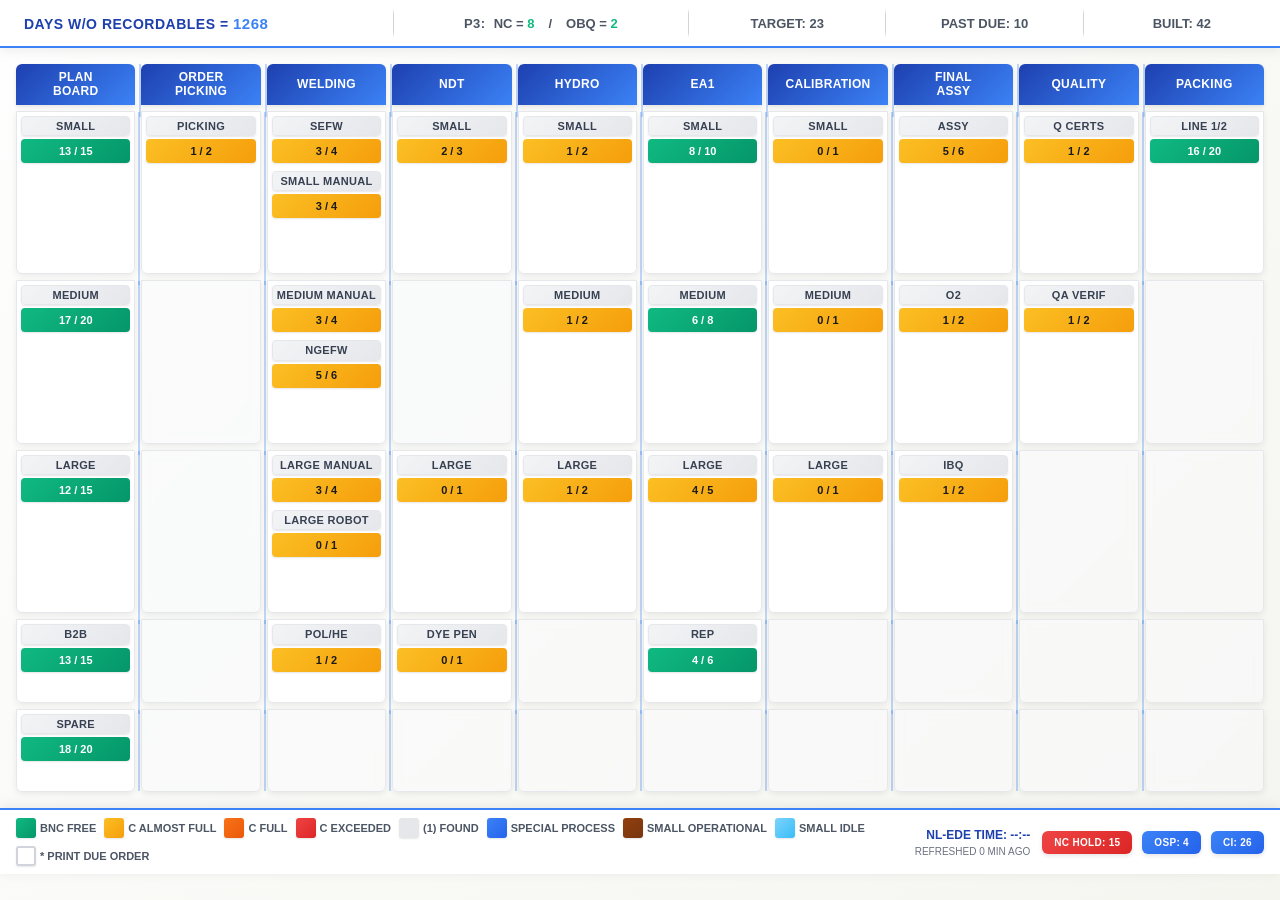
<file: index.html>
<!DOCTYPE html>
<html lang="en">

<head>
    <meta charset="UTF-8">
    <meta name="viewport" content="width=device-width, initial-scale=1.0">
    <title>Andon Board - Production Dashboard</title>
    <link rel="stylesheet" href="styles.css">
    <script src="https://code.jquery.com/jquery-3.6.0.min.js"></script>
</head>

<body>
    <!-- Header Section -->
    <div class="header">
        <div class="header-section">
            <span class="days-recordable">DAYS W/O RECORDABLES = <span id="recordable-days"
                    data-default="--">1266</span></span>
        </div>
        <div class="header-divider"></div>
        <div class="header-section period-section">
            <span class="period-label"><span id="p5-count" data-default="P-">P5</span>:</span>
            <span class="period-metric clickable-metric" data-modal-type="NC">NC = <span id="nc-count"
                    data-default="--">8</span></span>
            <span class="period-metric-divider">/</span>
            <span class="period-metric clickable-metric" data-modal-type="OBQ">OBQ = <span id="obq-count"
                    data-default="--">0</span></span>
        </div>
        <div class="header-divider"></div>
        <div class="header-section" data-modal-type="TARGET">
            <span>TARGET: <span id="target-count" data-default="--">23</span></span>
        </div>
        <div class="header-divider"></div>
        <div class="header-section" data-modal-type="PASTDUE">
            <span>PAST DUE: <span id="pastdue-count" data-default="--">10</span></span>
        </div>
        <div class="header-divider"></div>
        <div class="header-section" data-modal-type="BUILT">
            <span>BUILT: <span id="built-count" data-default="--">42</span></span>
        </div>
    </div>

    <!-- Main Dashboard Grid -->
    <div class="dashboard-container">
        <table class="andon-table">
            <thead>
                <tr>
                    <th>PLAN<br>BOARD</th>
                    <th>ORDER<br>PICKING</th>
                    <th>WELDING</th>
                    <th>NDT</th>
                    <th>HYDRO</th>
                    <th>EA1</th>
                    <th>CALIBRATION</th>
                    <th>FINAL<br>ASSY</th>
                    <th>QUALITY</th>
                    <th>PACKING</th>
                </tr>
            </thead>
            <tbody id="dashboard-body">
                <!-- Rows will be generated dynamically -->
            </tbody>
        </table>
    </div>

    <!-- Footer Section -->
    <div class="footer">
        <div class="legend">
            <div class="legend-item">
                <div class="legend-color bnc-free"></div>
                <span>BNC FREE</span>
            </div>
            <div class="legend-item">
                <div class="legend-color c-almost-full"></div>
                <span>C ALMOST FULL</span>
            </div>
            <div class="legend-item">
                <div class="legend-color c-full"></div>
                <span>C FULL</span>
            </div>
            <div class="legend-item">
                <div class="legend-color c-exceeded"></div>
                <span>C EXCEEDED</span>
            </div>
            <div class="legend-item">
                <div class="legend-color found"></div>
                <span>(1) FOUND</span>
            </div>
            <div class="legend-item">
                <div class="legend-color special-process"></div>
                <span>SPECIAL PROCESS</span>
            </div>
            <div class="legend-item">
                <div class="legend-color small-operational"></div>
                <span>SMALL OPERATIONAL</span>
            </div>
            <div class="legend-item">
                <div class="legend-color small-idle"></div>
                <span>SMALL IDLE</span>
            </div>
            <div class="legend-item">
                <div class="legend-color print-due"></div>
                <span>* PRINT DUE ORDER</span>
            </div>
        </div>
        <div class="footer-right">
            <div class="time-display">NL-EDE TIME: <span id="nl-time" data-default="--:--">15:08</span></div>
            <div class="refresh-time">REFRESHED <span id="refresh-time" data-default="-- MIN AGO">0 MIN AGO</span></div>
        </div>
        <div class="footer-buttons">
            <button class="footer-btn red-btn" id="nc-btn" data-modal-type="NCHOLD">NC HOLD: 15</button>
            <button class="footer-btn blue-btn" id="osp-btn" data-modal-type="OSP">OSP: 4</button>
            <button class="footer-btn blue-btn" id="ci-btn" data-modal-type="CI">CI: 26</button>
        </div>
    </div>

    <script src="script.js"></script>
</body>

</html>
</file>
<file: styles.css>
* {
    margin: 0;
    padding: 0;
    box-sizing: border-box;
}

body {
    font-family: 'Inter', 'Segoe UI', -apple-system, BlinkMacSystemFont, sans-serif;
    background: linear-gradient(135deg, #fefefe 0%, #f5f5f0 100%);
    color: #1a1a1a;
    overflow: hidden;
    min-height: 100vh;
}

/* Header Styles */
.header {
    background: rgba(255, 255, 255, 0.98);
    backdrop-filter: blur(10px);
    box-shadow: 0 2px 12px rgba(0, 0, 0, 0.08);
    padding: 8px 0;
    display: grid;
    grid-template-columns: 2fr auto 1.5fr auto 1fr auto 1fr auto 1fr;
    align-items: center;
    font-weight: 600;
    font-size: 13px;
    border-bottom: 2px solid #3b82f6;
}

.header-section {
    display: flex;
    align-items: center;
    justify-content: center;
    padding: 0 12px;
    color: #4b5563;
    white-space: nowrap;
    cursor: pointer;
}

.header-section:first-child {
    justify-content: flex-start;
    padding-left: 24px;
}

.header-divider {
    width: 1px;
    height: 30px;
    background: linear-gradient(to bottom, transparent, #d1d5db 20%, #d1d5db 80%, transparent);
}

.days-recordable {
    font-size: 14px;
    font-weight: 700;
    color: #1e40af;
    text-transform: uppercase;
    letter-spacing: 0.5px;
}

.days-recordable span {
    color: #3b82f6;
    font-size: 15px;
}

.header-section span#nc-count {
    color: #10b981;
    font-weight: 700;
}

/* Period Section (P5 with NC and OBQ grouped) */
.period-section {
    display: flex;
    flex-direction: row;
    gap: 8px;
    align-items: center;
    padding: 0 12px !important;
}

.period-label {
    font-size: 13px;
    font-weight: 600;
    color: #4b5563;
    letter-spacing: 0.5px;
}

.period-metric {
    font-size: 13px;
    font-weight: 600;
    color: #4b5563;
    white-space: nowrap;
}

.period-metric span {
    color: #10b981;
    font-weight: 700;
}

.clickable-metric {
    cursor: pointer;
    transition: transform 0.2s ease, color 0.2s ease;
}

.clickable-metric:hover {
    transform: scale(1.05);
}

.clickable-metric:hover span {
    color: #059669;
}

.period-metric-divider {
    color: #4b5563;
    font-weight: 600;
    margin: 0 6px;
}


/* Dashboard Container */
.dashboard-container {
    padding: 10px;
    height: calc(100vh - 140px);
    max-height: calc(100vh - 140px);
    overflow: auto;
    background: transparent;
    display: flex;
    flex-direction: column;
}

/* Andon Table */
.andon-table {
    width: 100%;
    border-collapse: separate;
    border-spacing: 6px;
    background-color: transparent;
    table-layout: fixed;
    flex: 1;
    display: table;
}

.andon-table tbody {
    display: table-row-group;
    max-height: calc(100vh - 200px);
}

.andon-table th {
    background: linear-gradient(135deg, #1e40af 0%, #3b82f6 100%);
    border: none;
    border-radius: 6px 6px 0 0;
    padding: 6px 4px;
    font-size: 12px;
    font-weight: 700;
    text-align: center;
    color: #fff;
    text-transform: uppercase;
    letter-spacing: 0.3px;
    box-shadow: 0 2px 4px rgba(0, 0, 0, 0.1);
    line-height: 1.2;
    position: sticky;
    top: 0;
    z-index: 10;
}

/* Column borders using pseudo-elements */
.andon-table th:not(:last-child)::after {
    content: '';
    position: absolute;
    right: -6px;
    top: 0;
    bottom: -12px;
    width: 2px;
    background: rgba(59, 130, 246, 0.3);
}

.andon-table td:not(:last-child)::after {
    content: '';
    position: absolute;
    right: -6px;
    top: 0;
    bottom: -12px;
    width: 2px;
    background: rgba(59, 130, 246, 0.3);
}

/* Last row borders end at card bottom */
.andon-table tbody tr:last-child td:not(:last-child)::after {
    bottom: 0;
}

.andon-table td {
    border: 1px solid #e5e7eb;
    padding: 0;
    text-align: center;
    vertical-align: top;
    background: rgba(255, 255, 255, 0.95);
    backdrop-filter: blur(10px);
    border-radius: 0 0 6px 6px;
    box-shadow: 0 2px 6px rgba(0, 0, 0, 0.08);
    transition: transform 0.2s ease, box-shadow 0.2s ease;
    position: relative;
}

.andon-table td:hover {
    transform: translateY(-2px);
    box-shadow: 0 8px 20px rgba(0, 0, 0, 0.12);
    border-color: #d1d5db;
}

.andon-table td.empty-cell {
    background: rgba(249, 250, 251, 0.6);
    backdrop-filter: blur(5px);
}

/* Cell Content */
.cell-content {
    padding: 4px;
    display: flex;
    flex-direction: column;
    gap: 3px;
}

.cell-label {
    background: linear-gradient(135deg, #f3f4f6 0%, #e5e7eb 100%);
    border: 1px solid #e5e7eb;
    border-radius: 4px;
    padding: 3px 4px;
    font-size: 11px;
    font-weight: 700;
    text-transform: uppercase;
    letter-spacing: 0.3px;
    color: #374151;
    line-height: 1.1;
    min-height: 20px;
    display: flex;
    align-items: center;
    justify-content: center;
    box-shadow: 0 1px 2px rgba(0, 0, 0, 0.1);
}

.cell-status {
    padding: 4px 4px;
    font-size: 11px;
    font-weight: 700;
    border: none;
    border-radius: 4px;
    min-height: 24px;
    display: flex;
    align-items: center;
    justify-content: center;
    line-height: 1.1;
    box-shadow: 0 1px 2px rgba(0, 0, 0, 0.1);
    transition: transform 0.2s ease;
    cursor: pointer;
}

.cell-status:hover {
    transform: scale(1.05);
}

/* Status Colors - Modern Vibrant Palette */
.status-green {
    background: linear-gradient(135deg, #10b981 0%, #059669 100%);
    color: #fff;
}

.status-red {
    background: linear-gradient(135deg, #ef4444 0%, #dc2626 100%);
    color: #fff;
}

.status-yellow {
    background: linear-gradient(135deg, #fbbf24 0%, #f59e0b 100%);
    color: #1a1a1a;
}

.status-orange {
    background: linear-gradient(135deg, #f97316 0%, #ea580c 100%);
    color: #fff;
}

.status-brown {
    background: linear-gradient(135deg, #92400e 0%, #78350f 100%);
    color: #fff;
}

.status-gray {
    background: linear-gradient(135deg, #9ca3af 0%, #6b7280 100%);
    color: #fff;
}

.status-lightgray {
    background: linear-gradient(135deg, #f3f4f6 0%, #e5e7eb 100%);
    color: #374151;
    border: 1px solid #d1d5db;
}

.status-blue {
    background: linear-gradient(135deg, #3b82f6 0%, #2563eb 100%);
    color: #fff;
}

.status-darkgreen {
    background: linear-gradient(135deg, #065f46 0%, #047857 100%);
    color: #fff;
}

/* Footer Styles */
.footer {
    background: rgba(255, 255, 255, 0.98);
    backdrop-filter: blur(10px);
    border-top: 2px solid #3b82f6;
    padding: 8px 16px;
    display: flex;
    justify-content: space-between;
    align-items: center;
    gap: 12px;
    box-shadow: 0 -2px 12px rgba(0, 0, 0, 0.08);
    flex-wrap: nowrap;
}

.legend {
    display: flex;
    gap: 8px;
    flex-wrap: wrap;
    flex: 1;
    align-items: center;
}

.legend-item {
    display: flex;
    flex-direction: row;
    align-items: center;
    gap: 4px;
    font-size: 11px;
    font-weight: 600;
    text-align: left;
    color: #4b5563;
    white-space: nowrap;
}

.legend-color {
    width: 20px;
    height: 20px;
    border-radius: 3px;
    box-shadow: 0 1px 2px rgba(0, 0, 0, 0.1);
    flex-shrink: 0;
}

.bnc-free {
    background: linear-gradient(135deg, #10b981 0%, #059669 100%);
}

.c-almost-full {
    background: linear-gradient(135deg, #fbbf24 0%, #f59e0b 100%);
}

.c-full {
    background: linear-gradient(135deg, #f97316 0%, #ea580c 100%);
}

.c-exceeded {
    background: linear-gradient(135deg, #ef4444 0%, #dc2626 100%);
}

.found {
    background: #e5e7eb;
}

.special-process {
    background: linear-gradient(135deg, #3b82f6 0%, #2563eb 100%);
}

.small-operational {
    background: linear-gradient(135deg, #92400e 0%, #78350f 100%);
}

.small-idle {
    background: linear-gradient(135deg, #7dd3fc 0%, #38bdf8 100%);
}

.print-due {
    background: #fff;
    border: 2px solid #d1d5db;
}

.footer-right {
    display: flex;
    flex-direction: column;
    gap: 4px;
    font-size: 11px;
    font-weight: 700;
    text-align: right;
    color: #1e40af;
}

.time-display {
    color: #1e40af;
    font-size: 12px;
}

.refresh-time {
    color: #6b7280;
    font-size: 10px;
    font-weight: 500;
}

.footer-buttons {
    display: flex;
    gap: 10px;
}

.footer-btn {
    padding: 6px 12px;
    font-size: 10px;
    font-weight: 700;
    border: none;
    cursor: pointer;
    border-radius: 6px;
    text-transform: uppercase;
    letter-spacing: 0.3px;
    transition: all 0.3s ease;
    box-shadow: 0 2px 4px rgba(0, 0, 0, 0.1);
}

.red-btn {
    background: linear-gradient(135deg, #ef4444 0%, #dc2626 100%);
    color: #fff;
}

.blue-btn {
    background: linear-gradient(135deg, #3b82f6 0%, #2563eb 100%);
    color: #fff;
}

.footer-btn:hover {
    transform: translateY(-2px);
    box-shadow: 0 6px 12px rgba(0, 0, 0, 0.15);
}

.footer-btn:active {
    transform: translateY(0);
    box-shadow: 0 2px 4px rgba(0, 0, 0, 0.1);
}

/* Scrollbar Styling */
::-webkit-scrollbar {
    width: 10px;
    height: 10px;
}

::-webkit-scrollbar-track {
    background: rgba(255, 255, 255, 0.1);
    border-radius: 10px;
}

::-webkit-scrollbar-thumb {
    background: linear-gradient(135deg, #3b82f6 0%, #2563eb 100%);
    border-radius: 10px;
    border: 2px solid rgba(255, 255, 255, 0.1);
}

::-webkit-scrollbar-thumb:hover {
    background: linear-gradient(135deg, #2563eb 0%, #1e40af 100%);
}

/* Animations */
@keyframes fadeIn {
    from {
        opacity: 0;
        transform: translateY(10px);
    }

    to {
        opacity: 1;
        transform: translateY(0);
    }
}

.andon-table td {
    animation: fadeIn 0.5s ease;
}

.cell-status {
    animation: fadeIn 0.6s ease;
}
</file>
